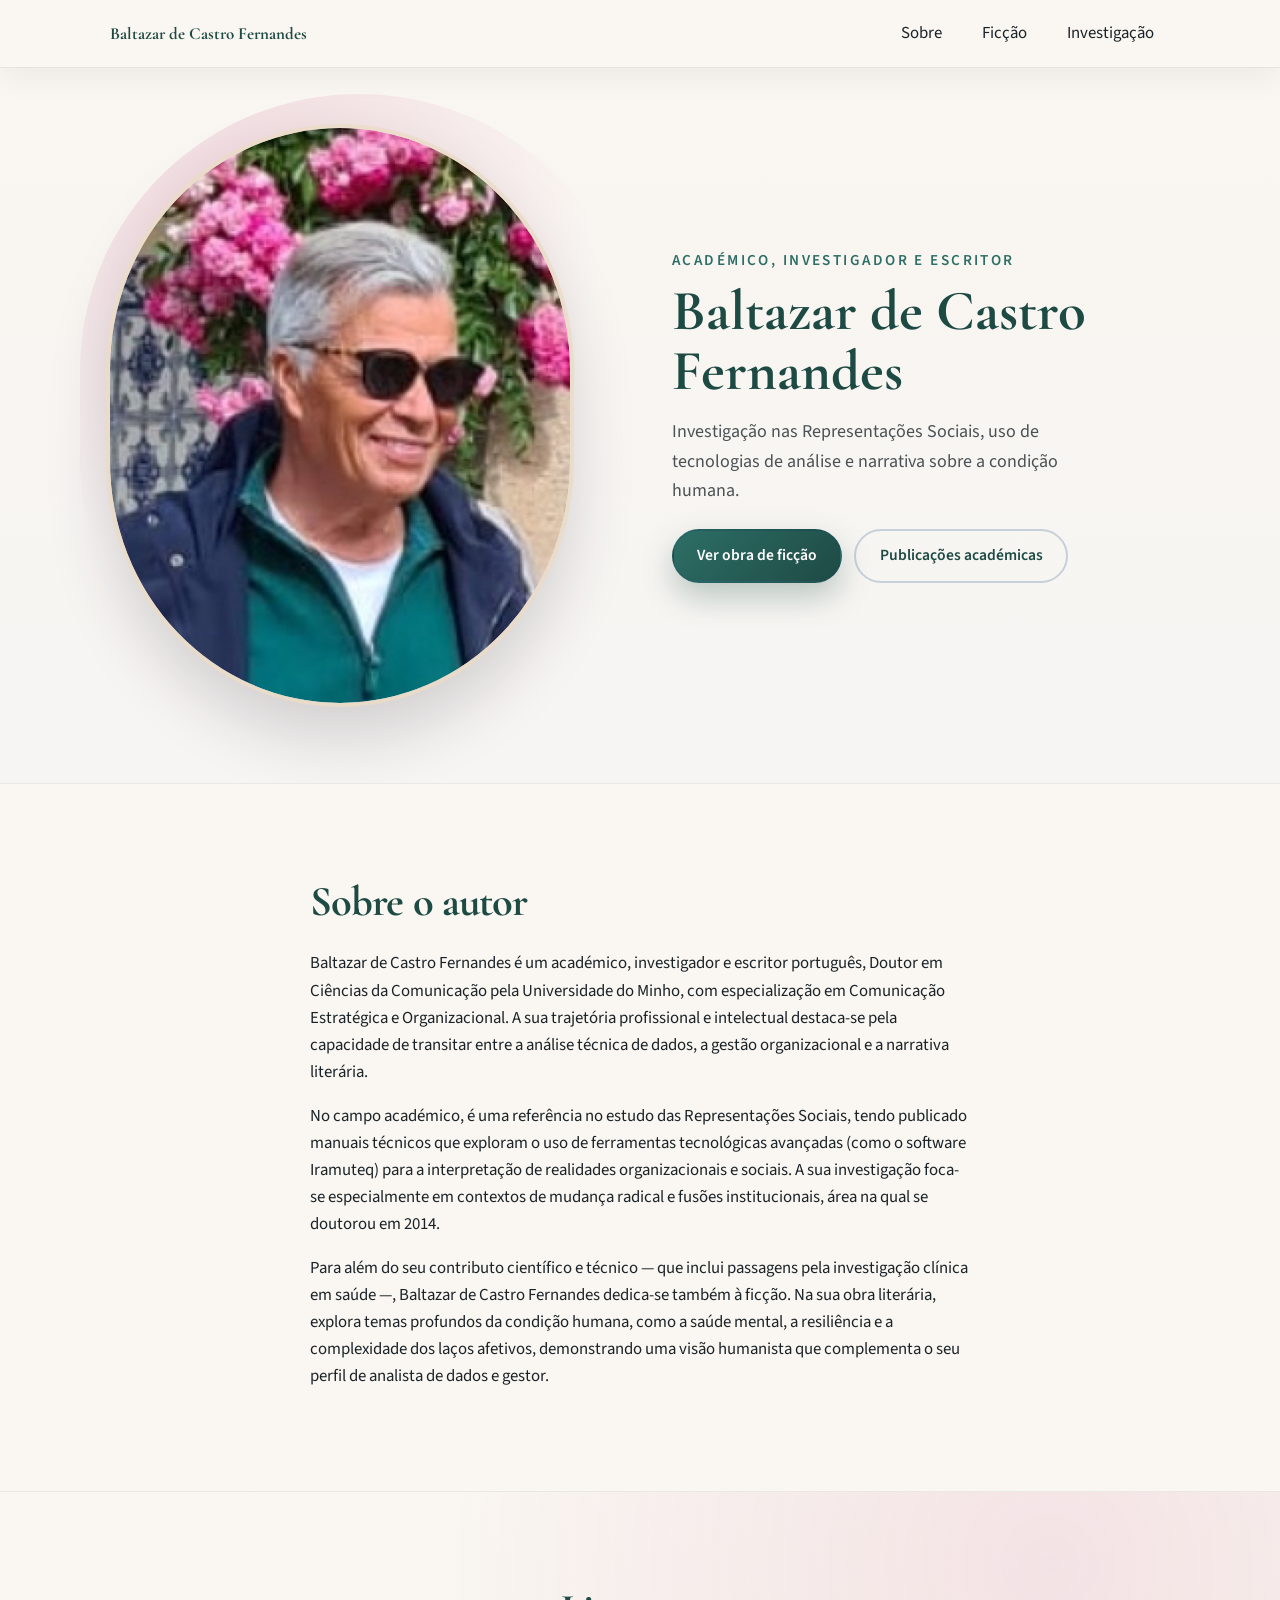
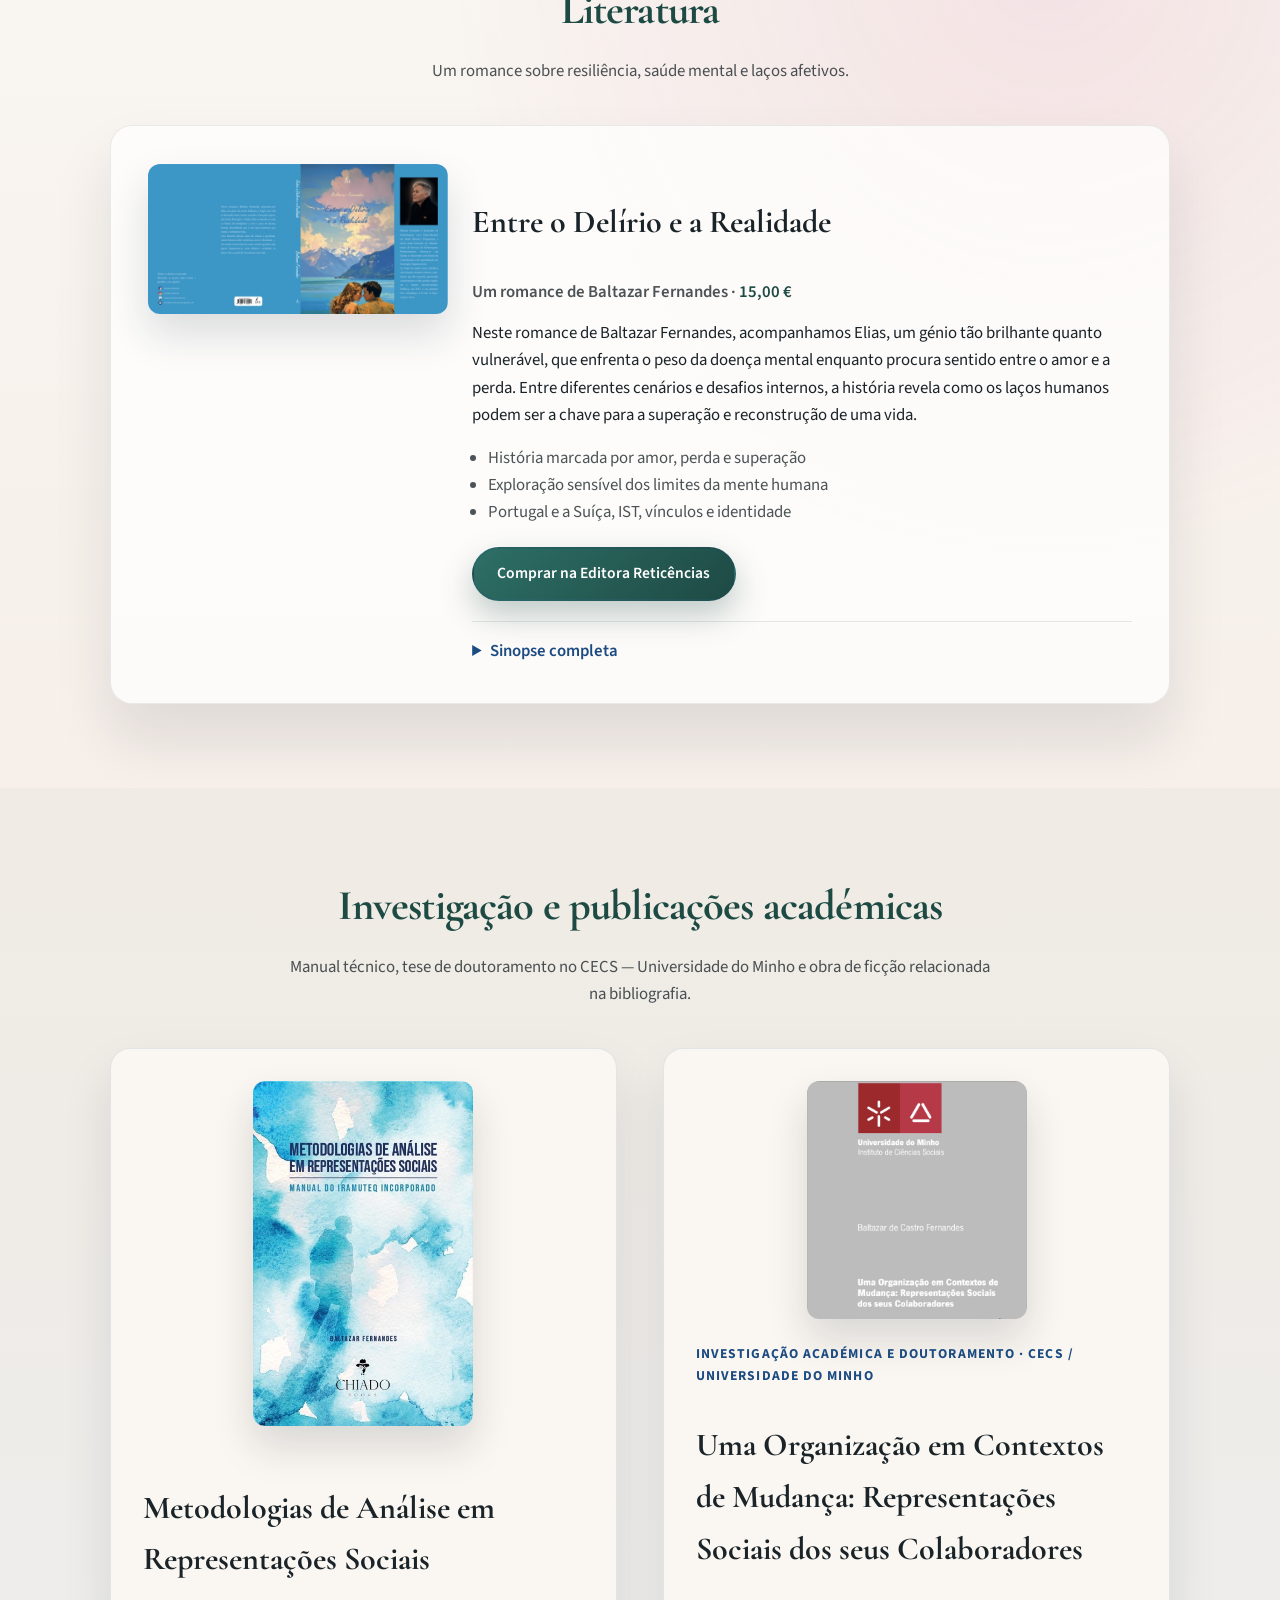
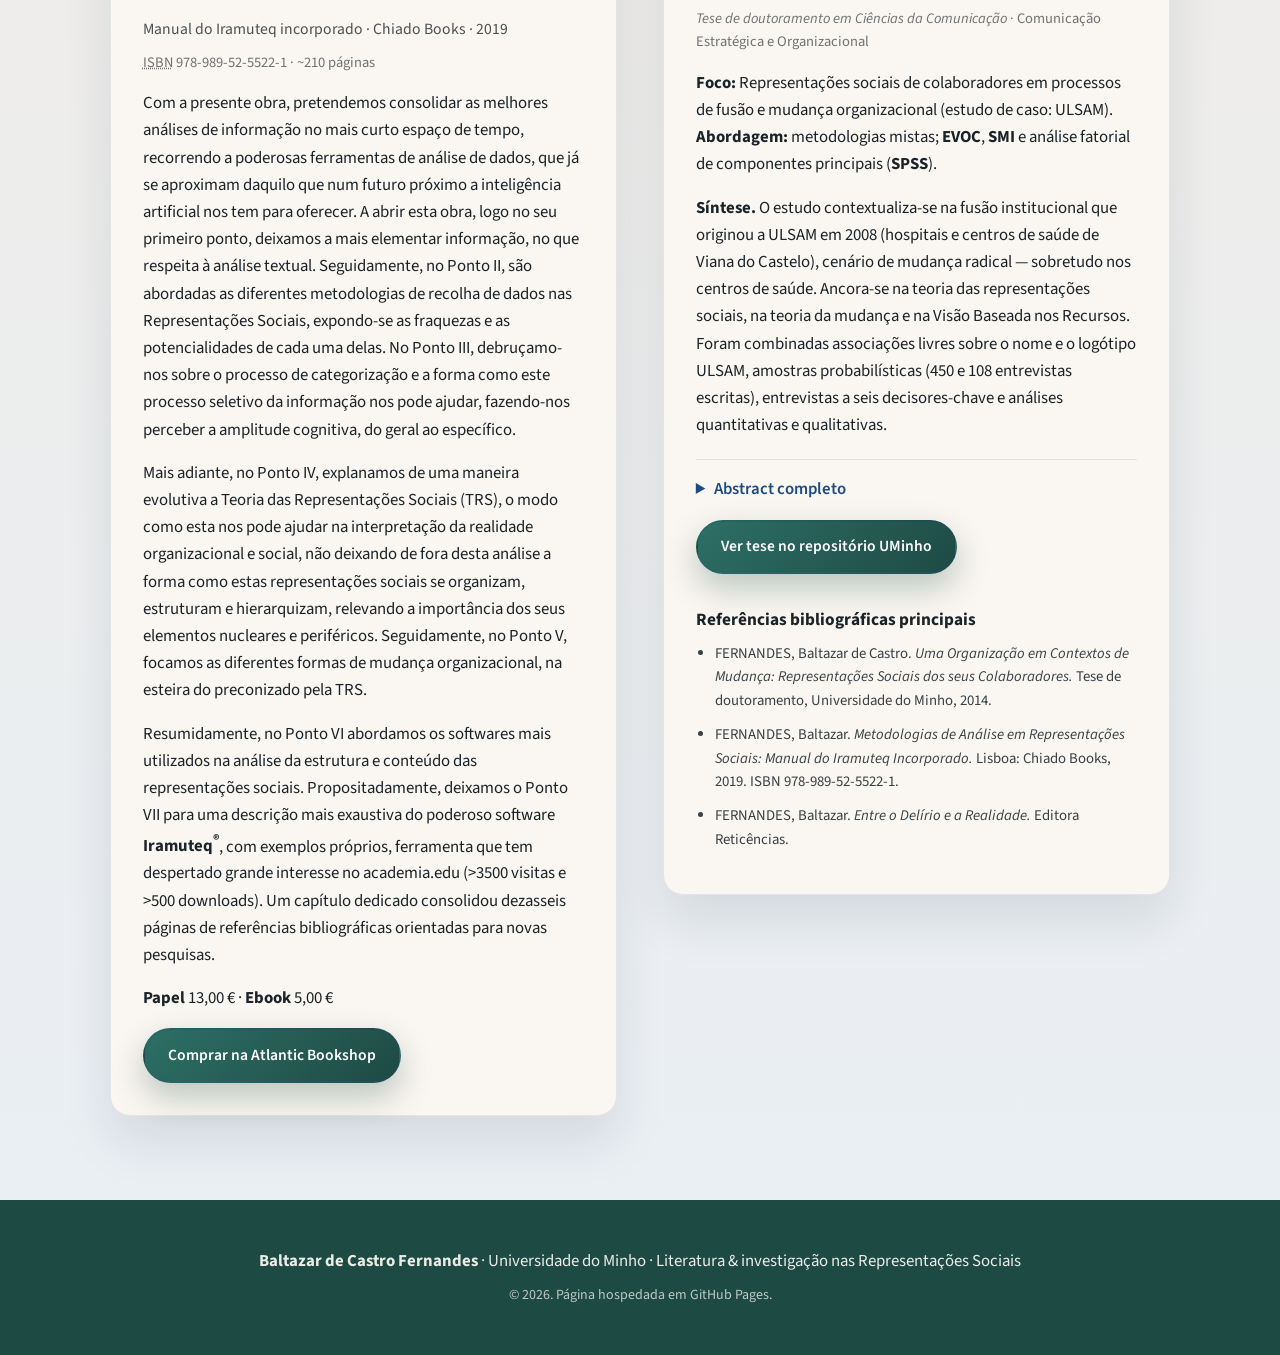
<file: index.html>
<!DOCTYPE html>
<html lang="pt">
<head>
	<meta charset="UTF-8">
	<title>Baltazar de Castro Fernandes | Académico, investigador e escritor</title>
	<meta name="description" content="Baltazar de Castro Fernandes — autor de Entre o Delírio e a Realidade e do Manual do Iramuteq sobre Representações Sociais. Investigador na Universidade do Minho.">
	<meta name="author" content="Baltazar de Castro Fernandes">
	<meta name="viewport" content="width=device-width, initial-scale=1.0">

	<meta property="og:type" content="website">
	<meta property="og:locale" content="pt_PT">
	<meta property="og:title" content="Baltazar de Castro Fernandes | Académico, investigador e escritor">
	<meta property="og:description" content="Literatura, investigação nas Representações Sociais e obra académica sobre análise de dados e mudança organizacional.">
	<meta property="og:image" content="https://www.baltazarsociologia-psicologia.pt/assets/img/baltazar-portrait.jpg">
	<meta property="og:url" content="https://www.baltazarsociologia-psicologia.pt/">

	<meta name="twitter:card" content="summary_large_image">
	<meta name="twitter:title" content="Baltazar de Castro Fernandes">
	<meta name="twitter:description" content="Literatura, investigação nas Representações Sociais e obra académica.">
	<meta name="twitter:image" content="https://www.baltazarsociologia-psicologia.pt/assets/img/baltazar-portrait.jpg">

	<link rel="preconnect" href="https://fonts.googleapis.com">
	<link rel="preconnect" href="https://fonts.gstatic.com" crossorigin>
	<link href="https://fonts.googleapis.com/css2?family=Cormorant+Garamond:ital,wght@0,500;0,600;0,700;1,500&family=Source+Sans+3:ital,wght@0,400;0,600;0,700;1,400&display=swap" rel="stylesheet">
	<link rel="stylesheet" type="text/css" href="assets/css/styles.css">
	<link rel="icon" href="assets/img/favicon-32.png" type="image/png">

	<link rel="canonical" href="https://www.baltazarsociologia-psicologia.pt/">
</head>
<body>

	<a class="skip-link" href="#main">Saltar para o conteúdo</a>

	<nav class="nav-bar" aria-label="Navegação principal">
		<div class="nav-inner container">
			<span class="nav-brand">Baltazar de Castro Fernandes</span>
			<div class="nav-menu nav-right" id="primary-menu">
				<a class="nav-item" href="#sobre">Sobre</a>
				<a class="nav-item" href="#ficcao">Ficção</a>
				<a class="nav-item" href="#investigacao">Investigação</a>
			</div>
			<button type="button" class="nav-toggle" aria-label="Abrir menu" aria-expanded="false" aria-controls="primary-menu">
				<span></span>
				<span></span>
				<span></span>
			</button>
		</div>
	</nav>

	<main id="main">

		<header class="hero section">
			<div class="container hero-grid">
				<div class="hero-visual">
					<img class="hero-photo"
						src="assets/img/baltazar-portrait.jpg"
						width="900"
						height="900"
						alt="Baltazar de Castro Fernandes — retrato em contexto português."
						decoding="async"
						fetchpriority="high">
				</div>
				<div class="hero-text">
					<p class="hero-kicker">Académico, investigador e escritor</p>
					<h1 class="hero-title">Baltazar de Castro Fernandes</h1>
					<p class="hero-lede">Investigação nas Representações Sociais, uso de tecnologias de análise e narrativa sobre a condição humana.</p>
					<p class="hero-actions">
						<a class="btn btn-primary" href="#ficcao">Ver obra de ficção</a>
						<a class="btn btn-ghost" href="#investigacao">Publicações académicas</a>
					</p>
				</div>
			</div>
		</header>

		<section id="sobre" class="section section-paper fade-in-section">
			<div class="container narrow">
				<h2>Sobre o autor</h2>
				<div class="prose">
					<p>Baltazar de Castro Fernandes é um académico, investigador e escritor português, Doutor em Ciências da Comunicação pela Universidade do Minho, com especialização em Comunicação Estratégica e Organizacional. A sua trajetória profissional e intelectual destaca-se pela capacidade de transitar entre a análise técnica de dados, a gestão organizacional e a narrativa literária.</p>
					<p>No campo académico, é uma referência no estudo das Representações Sociais, tendo publicado manuais técnicos que exploram o uso de ferramentas tecnológicas avançadas (como o software Iramuteq) para a interpretação de realidades organizacionais e sociais. A sua investigação foca-se especialmente em contextos de mudança radical e fusões institucionais, área na qual se doutorou em 2014.</p>
					<p>Para além do seu contributo científico e técnico — que inclui passagens pela investigação clínica em saúde —, Baltazar de Castro Fernandes dedica-se também à ficção. Na sua obra literária, explora temas profundos da condição humana, como a saúde mental, a resiliência e a complexidade dos laços afetivos, demonstrando uma visão humanista que complementa o seu perfil de analista de dados e gestor.</p>
				</div>
			</div>
		</section>

		<section id="ficcao" class="section section-accent fade-in-section">
			<div class="container">
				<h2 class="center-heading">Literatura</h2>
				<p class="section-intro center-heading">Um romance sobre resiliência, saúde mental e laços afetivos.</p>

				<article class="book-card book-feature">
					<div class="book-card-cover">
						<img src="assets/img/capa-delirio-realidade.jpg"
							width="480"
							height="720"
							alt="Capa do livro Entre o Delírio e a Realidade."
							loading="lazy">
					</div>
					<div class="book-card-body">
						<h3 class="book-title">Entre o Delírio e a Realidade</h3>
						<p class="book-author-line">Um romance de Baltazar Fernandes · <span class="price-tag">15,00 €</span></p>
						<p>Neste romance de Baltazar Fernandes, acompanhamos Elias, um génio tão brilhante quanto vulnerável, que enfrenta o peso da doença mental enquanto procura sentido entre o amor e a perda. Entre diferentes cenários e desafios internos, a história revela como os laços humanos podem ser a chave para a superação e reconstrução de uma vida.</p>
						<ul class="bullet-highlights">
							<li>História marcada por amor, perda e superação</li>
							<li>Exploração sensível dos limites da mente humana</li>
							<li>Portugal e a Suíça, IST, vínculos e identidade</li>
						</ul>
						<p class="book-actions-row">
							<a class="btn btn-primary" href="https://editorareticencias.pt/produto/entre-o-delirio-e-a-realidade/" target="_blank" rel="noopener noreferrer">Comprar na Editora Reticências</a>
						</p>
						<details class="read-more-details">
							<summary>Sinopse completa</summary>
							<div class="prose prose-compact mt-05">
								<p><em>Elias</em> é o protagonista desta narrativa intensa e profundamente humana, marcada pela luta entre o delírio e a realidade. Nascido numa aldeia do Minho, a sua infância é marcada pela ausência do pai e pela frieza da mãe, encontrando consolo apenas nos braços da avó. O seminário, para onde é empurrado, deixa-lhe cicatrizes profundas, levando-o a fugir para Lisboa, onde começa uma nova vida.</p>
								<p>Em Lisboa, Elias é acolhido por uma família que lhe oferece afeto e oportunidades. É aí que conhece Clara, o grande amor da sua vida, com quem partilha uma relação feita de ternura, cumplicidade e superação. O percurso académico leva-o ao Instituto Superior Técnico e, mais tarde, à Suíça, onde se destaca como estudante brilhante e enfrenta novos desafios, incluindo uma relação complexa com Ji-Hye, marcada por diferenças culturais e afetivas.</p>
								<p>O romance aborda de forma sensível a experiência da esquizofrenia, mostrando não só o sofrimento e o estigma, mas também a possibilidade de reconstrução através do amor, da amizade e do acompanhamento clínico. Elias vive momentos de crise profunda, incluindo um surto psicótico e internamento, mas é através do apoio de Clara e do tratamento adequado que encontra forças para se reerguer.</p>
								<p>Ao longo da narrativa, acompanhamos a evolução de Elias: da infância difícil à maturidade, passando pela paternidade, pelo sucesso académico e profissional, pelas perdas e reencontros, e pela busca constante de sentido e pertença. O livro celebra a força dos afetos, a resiliência perante a adversidade e a capacidade de transformar a dor em arte e conhecimento.</p>
								<p>No final, <em>Entre o Delírio e a Realidade</em> deixa uma mensagem de esperança: mesmo quando a mente tropeça, é o amor — nas suas múltiplas formas — que cose as feridas, devolve dignidade e acende a esperança.</p>
							</div>
						</details>
					</div>
				</article>
			</div>
		</section>

		<section id="investigacao" class="section section-muted fade-in-section">
			<div class="container">
				<h2 class="center-heading">Investigação e publicações académicas</h2>
				<p class="section-intro center-heading">Manual técnico, tese de doutoramento no CECS — Universidade do Minho e obra de ficção relacionada na bibliografia.</p>

				<div class="dual-cards">

					<article class="book-card book-academic card-shadow">
						<div class="book-card-cover modest">
							<img src="assets/img/capa-iramuteq.jpg"
								width="360"
								height="540"
								alt="Capa: Metodologias de Análise em Representações Sociais — Manual do Iramuteq Incorporado."
								loading="lazy">
						</div>
						<div class="book-card-body">
							<h3 class="book-title">Metodologias de Análise em Representações Sociais</h3>
							<p class="book-subtitle">Manual do Iramuteq incorporado · Chiado Books · 2019</p>
							<p class="meta-line"><abbr title="International Standard Book Number">ISBN</abbr> 978-989-52-5522-1 · ~210 páginas</p>
							<p>Com a presente obra, pretendemos consolidar as melhores análises de informação no mais curto espaço de tempo, recorrendo a poderosas ferramentas de análise de dados, que já se aproximam daquilo que num futuro próximo a inteligência artificial nos tem para oferecer. A abrir esta obra, logo no seu primeiro ponto, deixamos a mais elementar informação, no que respeita à análise textual. Seguidamente, no Ponto II, são abordadas as diferentes metodologias de recolha de dados nas Representações Sociais, expondo-se as fraquezas e as potencialidades de cada uma delas. No Ponto III, debruçamo-nos sobre o processo de categorização e a forma como este processo seletivo da informação nos pode ajudar, fazendo-nos perceber a amplitude cognitiva, do geral ao específico.</p>
							<p>Mais adiante, no Ponto IV, explanamos de uma maneira evolutiva a Teoria das Representações Sociais (TRS), o modo como esta nos pode ajudar na interpretação da realidade organizacional e social, não deixando de fora desta análise a forma como estas representações sociais se organizam, estruturam e hierarquizam, relevando a importância dos seus elementos nucleares e periféricos. Seguidamente, no Ponto V, focamos as diferentes formas de mudança organizacional, na esteira do preconizado pela TRS.</p>
							<p>Resumidamente, no Ponto VI abordamos os softwares mais utilizados na análise da estrutura e conteúdo das representações sociais. Propositadamente, deixamos o Ponto VII para uma descrição mais exaustiva do poderoso software <strong>Iramuteq<sup>®</sup></strong>, com exemplos próprios, ferramenta que tem despertado grande interesse no academia.edu (&gt;3500 visitas e &gt;500 downloads). Um capítulo dedicado consolidou dezasseis páginas de referências bibliográficas orientadas para novas pesquisas.</p>
							<p class="price-row"><strong>Papel</strong> 13,00 € · <strong>Ebook</strong> 5,00 €</p>
							<p class="book-actions-row">
								<a class="btn btn-primary" href="https://www.atlanticbookshop.pt/compendium/metodologias-de-analise-em-representacoes-sociais-manual-do-iramuteq-incorporado" target="_blank" rel="noopener noreferrer">Comprar na Atlantic Bookshop</a>
							</p>
						</div>
					</article>

					<article class="book-card book-academic card-shadow">
						<div class="book-card-cover modest">
							<img src="assets/img/capa-tese-uminho.jpg"
								width="360"
								height="540"
								alt="Universidade do Minho — Instituto de Ciências Sociais — Capa da tese de doutoramento."
								loading="lazy">
						</div>
						<div class="book-card-body">
							<p class="kicker-accent">Investigação académica e doutoramento · CECS / Universidade do Minho</p>
							<h3 class="book-title">Uma Organização em Contextos de Mudança: Representações Sociais dos seus Colaboradores</h3>
							<p class="meta-line"><em>Tese de doutoramento em Ciências da Comunicação</em> · Comunicação Estratégica e Organizacional</p>
							<p><strong>Foco:</strong> Representações sociais de colaboradores em processos de fusão e mudança organizacional (estudo de caso: ULSAM). <strong>Abordagem:</strong> metodologias mistas; <strong>EVOC</strong>, <strong>SMI</strong> e análise fatorial de componentes principais (<strong>SPSS</strong>).</p>
							<p class="lead-abstract"><strong>Síntese.</strong> O estudo contextualiza-se na fusão institucional que originou a ULSAM em 2008 (hospitais e centros de saúde de Viana do Castelo), cenário de mudança radical — sobretudo nos centros de saúde. Ancora-se na teoria das representações sociais, na teoria da mudança e na Visão Baseada nos Recursos. Foram combinadas associações livres sobre o nome e o logótipo ULSAM, amostras probabilísticas (450 e 108 entrevistas escritas), entrevistas a seis decisores-chave e análises quantitativas e qualitativas.</p>
							<details class="read-more-details">
								<summary>Abstract completo</summary>
								<div class="prose prose-compact mt-05">
									<p>Este estudo focaliza-se na criação da ULSAM, EPE, processo iniciado em outubro de 2008, que resultou da fusão dos dois hospitais existentes no distrito de Viana do Castelo, com todos os centros de saúde desta área geográfica. Este processo de fusão implicou um ponto de mudança radical, particularmente para os colaboradores dos centros de saúde que foram confrontados perante um cenário de mudança irreversível, em contraponto com contextos normativos de algumas décadas a que vinham habituados.</p>
									<p>Foi a partir deste cenário de mudança que se entendeu ter um terreno propício para a investigação no âmbito das representações sociais, em contextos organizacionais de rutura normativa com práticas existentes. O estudo enquadra-se conceptualmente na teoria das representações sociais mas ancora-se também nos contributos da teoria da mudança e na teoria dos recursos.</p>
									<p>A recolha das representações assentou em três vectores complementares: termos indutor "ULSAM"; logótipo como indutor sobre ideias e emoções; amostragem probabilística (450 elementos e, noutra fase, 108 elementos); seis entrevistas a decisores intervenientes na mudança. Na análise do conteúdo e estrutura interna, aplicaram-se o EVOC e o SMI, bem como componentes principais através do SPSS.</p>
									<p>Concluiu-se que coexistem duas aproximações ao núcleo central das representações — uma próxima de grupos operacionais menos diferenciados (enfermeiros, assistentes) e outra de grupos especializados (médicos, técnicos superiores) — havendo assim duas grandes representações sociais com implicações distintas na gestão. Os colaboradores tendem também a estar mais preocupados com dinâmicas laborais diretas do que com todas as implicações institucionais da fusão.</p>
								</div>
							</details>
							<p class="book-actions-row">
								<a class="btn btn-primary" href="https://hdl.handle.net/1822/35674" target="_blank" rel="noopener noreferrer">Ver tese no repositório UMinho</a>
							</p>

							<div class="ref-block prose-compact mt-09">
								<h4 class="heading-small">Referências bibliográficas principais</h4>
								<ul class="cite-list">
									<li>FERNANDES, Baltazar de Castro. <cite>Uma Organização em Contextos de Mudança: Representações Sociais dos seus Colaboradores.</cite> Tese de doutoramento, Universidade do Minho, 2014.</li>
									<li>FERNANDES, Baltazar. <cite>Metodologias de Análise em Representações Sociais: Manual do Iramuteq Incorporado.</cite> Lisboa: Chiado Books, 2019. ISBN 978-989-52-5522-1.</li>
									<li>FERNANDES, Baltazar. <cite>Entre o Delírio e a Realidade.</cite> Editora Reticências.</li>
								</ul>
							</div>
						</div>
					</article>

				</div>
			</div>
		</section>
	</main>

	<footer class="site-footer">
		<div class="container footer-inner">
			<p><strong>Baltazar de Castro Fernandes</strong> · Universidade do Minho · Literatura &amp; investigação nas Representações Sociais</p>
			<p class="footer-muted">© <span id="current-year"></span>. Página hospedada em GitHub Pages.</p>
		</div>
	</footer>

	<script src="controller.js"></script>
</body>
</html>
</file>
<file: assets/css/styles.css>
:root {
    --rose: #c85a8a;
    --green-deep: #1e4a44;
    --green-soft: #2d6f66;
    --tile-blue: #1c4b82;
    --sand: #e8dfd3;
    --paper: #faf6f1;
    --ink: #1a2328;
    --ink-soft: rgba(26, 35, 40, 0.78);
    --white: #fff;
    --shadow: rgba(31, 45, 55, 0.12);
    --shadow-strong: rgba(31, 45, 55, 0.18);
    --font-display: "Cormorant Garamond", "Times New Roman", Georgia, serif;
    --font-body: "Source Sans 3", -apple-system, BlinkMacSystemFont, "Segoe UI", sans-serif;
    --ease: cubic-bezier(0.4, 0, 0.2, 1);
}

*,
*::before,
*::after {
    box-sizing: border-box;
}

html {
    scroll-behavior: smooth;
}

body {
    margin: 0;
    font-family: var(--font-body);
    font-size: 1.05rem;
    line-height: 1.62;
    color: var(--ink);
    background: linear-gradient(180deg, var(--paper) 0%, #eef3f6 52%, var(--sand) 100%);
    min-height: 100vh;
}

.skip-link {
    position: absolute;
    left: -9999px;
    top: 0;
    z-index: 2000;
    padding: 0.75rem 1.25rem;
    background: var(--green-deep);
    color: var(--paper);
}

.skip-link:focus {
    left: 1rem;
    top: 1rem;
}

h1,
h2,
h3,
h4,
.book-title {
    font-family: var(--font-display);
    font-weight: 700;
}

h2 {
    font-size: clamp(1.95rem, 5vw, 2.65rem);
    margin: 0 0 0.85rem;
    color: var(--green-deep);
    letter-spacing: -0.02em;
}

h3.book-title {
    font-size: clamp(1.5rem, 3.5vw, 2rem);
}

h4 {
    font-size: 1.08rem;
    margin: 0 0 0.5rem;
}

p {
    margin: 0 0 1rem;
}

a {
    color: var(--tile-blue);
    text-decoration-thickness: 1px;
    text-underline-offset: 4px;
}

a:hover {
    color: var(--rose);
}

.container {
    width: 100%;
    max-width: 1120px;
    margin-inline: auto;
    padding-inline: clamp(1rem, 4vw, 1.85rem);
}

.container.narrow {
    max-width: 720px;
}

.section {
    padding: clamp(2.75rem, 8vw, 5.25rem) 0;
}

.section-paper {
    background: var(--paper);
    border-block: 1px solid rgba(30, 74, 68, 0.08);
}

.section-accent {
    background: radial-gradient(circle at 82% 8%, rgba(200, 90, 138, 0.12), transparent 45%),
        linear-gradient(180deg, rgba(250, 246, 241, 0.95), #f6efea);
}

.section-muted {
    background: linear-gradient(180deg, #f0ebe4 0%, #eaeff4 100%);
}

.center-heading {
    text-align: center;
    max-width: 44rem;
    margin-inline: auto;
}

.section-intro {
    color: var(--ink-soft);
    margin-bottom: 2.5rem;
}

/* Nav */

.nav-bar {
    position: sticky;
    top: 0;
    z-index: 1000;
    background: rgba(250, 246, 241, 0.92);
    backdrop-filter: blur(12px);
    border-bottom: 1px solid rgba(30, 74, 68, 0.1);
    box-shadow: 0 8px 32px rgba(22, 40, 50, 0.06);
}

.nav-inner {
    display: flex;
    align-items: center;
    justify-content: space-between;
    gap: 1rem;
    min-height: 3.5rem;
    padding-block: 0.75rem;
}

.nav-brand {
    font-family: var(--font-display);
    font-weight: 700;
    font-size: 1.06rem;
    color: var(--green-deep);
    text-wrap: balance;
}

.nav-menu {
    display: flex;
    align-items: center;
    gap: 0.5rem;
}

.nav-right .nav-item {
    padding: 0.5rem 1rem;
    border-radius: 999px;
    color: var(--ink);
    text-decoration: none;
    transition: background 0.22s var(--ease), color 0.22s var(--ease);
}

.nav-right .nav-item:hover {
    background: rgba(200, 90, 138, 0.12);
    color: var(--rose);
}

.nav-toggle {
    display: none;
    flex-shrink: 0;
    cursor: pointer;
    width: 2.85rem;
    height: 2.85rem;
    border-radius: 8px;
    border: none;
    background: rgba(30, 74, 68, 0.08);
    position: relative;
}

.nav-toggle span {
    background: var(--green-deep);
    display: block;
    height: 2px;
    left: calc(50% - 13px);
    position: absolute;
    width: 26px;
    transition: opacity 0.2s ease, transform 0.22s ease;
}

.nav-toggle span:nth-child(1) {
    top: calc(50% - 8px);
}
.nav-toggle span:nth-child(2) {
    top: calc(50% - 1px);
}
.nav-toggle span:nth-child(3) {
    top: calc(50% + 6px);
}

.nav-toggle.is-active span:nth-child(1) {
    transform: translateY(7px) rotate(45deg);
}
.nav-toggle.is-active span:nth-child(2) {
    opacity: 0;
}
.nav-toggle.is-active span:nth-child(3) {
    transform: translateY(-7px) rotate(-45deg);
}

@media (max-width: 880px) {
    .nav-toggle {
        display: block;
    }

    .nav-inner {
        flex-wrap: wrap;
        position: relative;
        row-gap: 0.75rem;
    }

    /* Full-width row below brand + burger so dropdown stacks correctly */
    .nav-brand {
        flex: 1;
    }

    .nav-menu.nav-right {
        order: 3;
        width: 100%;
        flex-direction: column;
        align-items: stretch;
        gap: 0;
        padding: 0.55rem;
        margin-top: 0.75rem;
        border-radius: 14px;
        background: rgba(250, 246, 241, 0.98);
        border: 1px solid rgba(30, 74, 68, 0.1);
        box-shadow: 0 28px 50px rgba(18, 32, 40, 0.15);
        max-height: 0;
        opacity: 0;
        visibility: hidden;
        overflow: hidden;
        transition:
            opacity 0.26s ease,
            max-height 0.42s ease,
            visibility 0.26s;
    }

    .nav-menu.nav-right.is-active {
        max-height: 320px;
        opacity: 1;
        visibility: visible;
        overflow: visible;
    }

    .nav-menu .nav-item {
        padding: 0.95rem 1rem;
        border-radius: 10px;
    }
}

/* Hero */

.hero.section {
    padding-top: clamp(2rem, 6vw, 3.75rem);
    padding-bottom: clamp(3rem, 8vw, 5rem);
}

.hero-grid {
    display: grid;
    grid-template-columns: minmax(0, 1fr) minmax(0, 1fr);
    gap: clamp(2rem, 6vw, 4rem);
    align-items: center;
}

.hero-visual {
    position: relative;
    justify-self: center;
}

.hero-photo {
    display: block;
    width: 100%;
    max-width: min(460px, 100%);
    height: auto;
    border-radius: 50% / 42%;
    object-fit: cover;
    aspect-ratio: 4 / 5;
    box-shadow: 0 32px 64px rgba(40, 30, 50, 0.18);
    outline: 4px solid rgba(235, 220, 200, 0.85);
}

.hero-visual::before {
    content: "";
    position: absolute;
    inset: -6%;
    border-radius: 50% / 43%;
    background: radial-gradient(circle at 30% 20%, rgba(200, 90, 138, 0.2), transparent 55%);
    pointer-events: none;
    z-index: -1;
}

.hero-kicker {
    font-size: 0.95rem;
    text-transform: uppercase;
    letter-spacing: 0.16em;
    color: var(--green-soft);
    font-weight: 600;
    margin-bottom: 0.5rem;
}

.hero-title {
    font-size: clamp(2.15rem, 6vw, 3.55rem);
    line-height: 1.06;
    color: var(--green-deep);
    margin: 0 0 1rem;
}

.hero-lede {
    font-size: 1.125rem;
    color: var(--ink-soft);
    max-width: 28rem;
    margin-bottom: 1.5rem;
}

.hero-actions {
    display: flex;
    flex-wrap: wrap;
    gap: 0.75rem;
    margin-bottom: 0;
}

.btn {
    display: inline-flex;
    align-items: center;
    justify-content: center;
    padding: 0.78rem 1.45rem;
    border-radius: 999px;
    font-family: inherit;
    font-weight: 600;
    font-size: 0.975rem;
    text-decoration: none;
    cursor: pointer;
    border: 2px solid transparent;
    transition:
        transform 0.18s ease,
        background 0.22s ease,
        box-shadow 0.22s ease,
        color 0.22s ease;
}

.btn:active {
    transform: scale(0.98);
}

.btn-primary {
    background: linear-gradient(135deg, var(--green-soft), var(--green-deep));
    color: var(--white);
    border-color: rgba(28, 75, 130, 0.15);
    box-shadow: 0 14px 32px rgba(30, 74, 68, 0.28);
}

.btn-primary:hover {
    color: var(--paper);
    box-shadow: 0 18px 40px rgba(30, 74, 68, 0.35);
    filter: brightness(1.04);
}

.btn-ghost {
    background: transparent;
    color: var(--green-deep);
    border-color: rgba(28, 75, 130, 0.22);
}

.btn-ghost:hover {
    background: rgba(28, 75, 130, 0.06);
}

.prose-compact {
    font-size: 0.965rem;
    line-height: 1.6;
}

.prose cite {
    font-style: normal;
}

/* Book cards */

.book-card {
    display: grid;
    gap: 1.5rem;
}

.book-feature {
    grid-template-columns: minmax(0, 300px) minmax(0, 1fr);
    align-items: start;
    background: rgba(255, 255, 255, 0.75);
    border-radius: 22px;
    padding: clamp(1.35rem, 4vw, 2.35rem);
    border: 1px solid rgba(30, 74, 68, 0.1);
    box-shadow: 0 35px 60px rgba(22, 30, 40, 0.1);
}

@media (max-width: 860px) {
    .hero-grid {
        grid-template-columns: 1fr;
        text-align: center;
    }

    .hero-text {
        order: 2;
    }

    .hero-visual {
        order: 1;
    }

    .hero-lede,
    .hero-actions {
        margin-inline: auto;
        justify-content: center;
    }

    .book-feature {
        grid-template-columns: minmax(0, 260px);
        justify-items: center;
        text-align: left;
    }

    .book-feature .book-card-body {
        width: 100%;
        max-width: 36rem;
    }
}

.book-card-cover img {
    display: block;
    width: 100%;
    max-width: 300px;
    height: auto;
    border-radius: 12px;
    box-shadow: 0 20px 40px rgba(25, 40, 52, 0.15);
    margin-inline: auto;
}

.book-feature .book-card-cover img {
    max-width: none;
}

.book-card-cover.modest img {
    max-width: 220px;
}

.book-author-line {
    font-weight: 600;
    margin-bottom: 0.85rem;
    color: var(--ink-soft);
}

.price-tag {
    color: var(--green-deep);
    font-variant-numeric: tabular-nums;
}

.dual-cards {
    display: grid;
    grid-template-columns: repeat(auto-fit, minmax(min(420px, 100%), 1fr));
    gap: clamp(1.85rem, 4vw, 2.85rem);
    align-items: flex-start;
}

.book-academic {
    grid-template-rows: auto 1fr;
    background: var(--paper);
    border-radius: 20px;
    padding: clamp(1.35rem, 4vw, 2rem);
    border: 1px solid rgba(28, 75, 130, 0.1);
}

.card-shadow {
    box-shadow: 0 26px 50px rgba(22, 32, 45, 0.1);
}

.book-subtitle {
    font-size: 0.98rem;
    color: var(--ink-soft);
    margin-bottom: 0.5rem;
    font-family: inherit;
}

.meta-line {
    font-size: 0.91rem;
    color: rgba(35, 45, 50, 0.65);
}

.kicker-accent {
    font-size: 0.85rem;
    font-weight: 700;
    text-transform: uppercase;
    letter-spacing: 0.08em;
    color: var(--tile-blue);
    margin-bottom: 0.65rem;
}

.price-row {
    font-size: 1.05rem;
    margin-bottom: 0 !important;
}

.book-actions-row {
    margin-bottom: 0 !important;
    margin-top: 1rem;
}

.bullet-highlights {
    margin: 0 0 1.25rem 1rem;
    color: var(--ink-soft);
    padding: 0;
}

.read-more-details {
    margin-top: 1.25rem;
    border-top: 1px solid rgba(30, 74, 68, 0.12);
    padding-top: 1rem;
}

.read-more-details summary {
    cursor: pointer;
    font-weight: 600;
    color: var(--tile-blue);
}

.read-more-details summary:hover {
    color: var(--rose);
}

.read-more-details[open] summary {
    margin-bottom: 0.75rem;
}

.mt-05 {
    margin-top: 0.5rem;
}

.mt-09 {
    margin-top: 2rem !important;
}

.heading-small {
    font-family: var(--font-body);
}

.cite-list {
    margin: 0;
    padding-left: 1.2rem;
    font-size: 0.925rem;
    color: rgba(29, 40, 46, 0.88);
}

.ref-block ul li {
    margin-bottom: 0.65rem;
}

/* Footer */

.site-footer {
    background: var(--green-deep);
    color: rgba(253, 250, 244, 0.92);
    padding: clamp(2rem, 5vw, 3rem) 0;
    margin-top: 0;
}

.footer-inner {
    text-align: center;
}

.footer-inner p {
    margin-bottom: 0.6rem;
}

.footer-muted {
    font-size: 0.875rem;
    opacity: 0.78;
    margin-bottom: 0 !important;
}

.site-footer a {
    color: #d6eefa;
}

.fade-in-section.await-reveal {
    opacity: 0;
    transform: translateY(18px);
    transition:
        opacity 0.7s ease,
        transform 0.7s var(--ease);
}

.fade-in-section.is-revealed {
    opacity: 1;
    transform: translateY(0);
}

/* Focus accessibility */
:focus-visible {
    outline: 3px solid var(--rose);
    outline-offset: 3px;
}

@media (prefers-reduced-motion: reduce) {
    *,
    ::before,
    ::after {
        animation-duration: 0.001ms !important;
        animation-iteration-count: 1 !important;
        transition-duration: 0.001ms !important;
        scroll-behavior: auto !important;
    }
}
</file>
